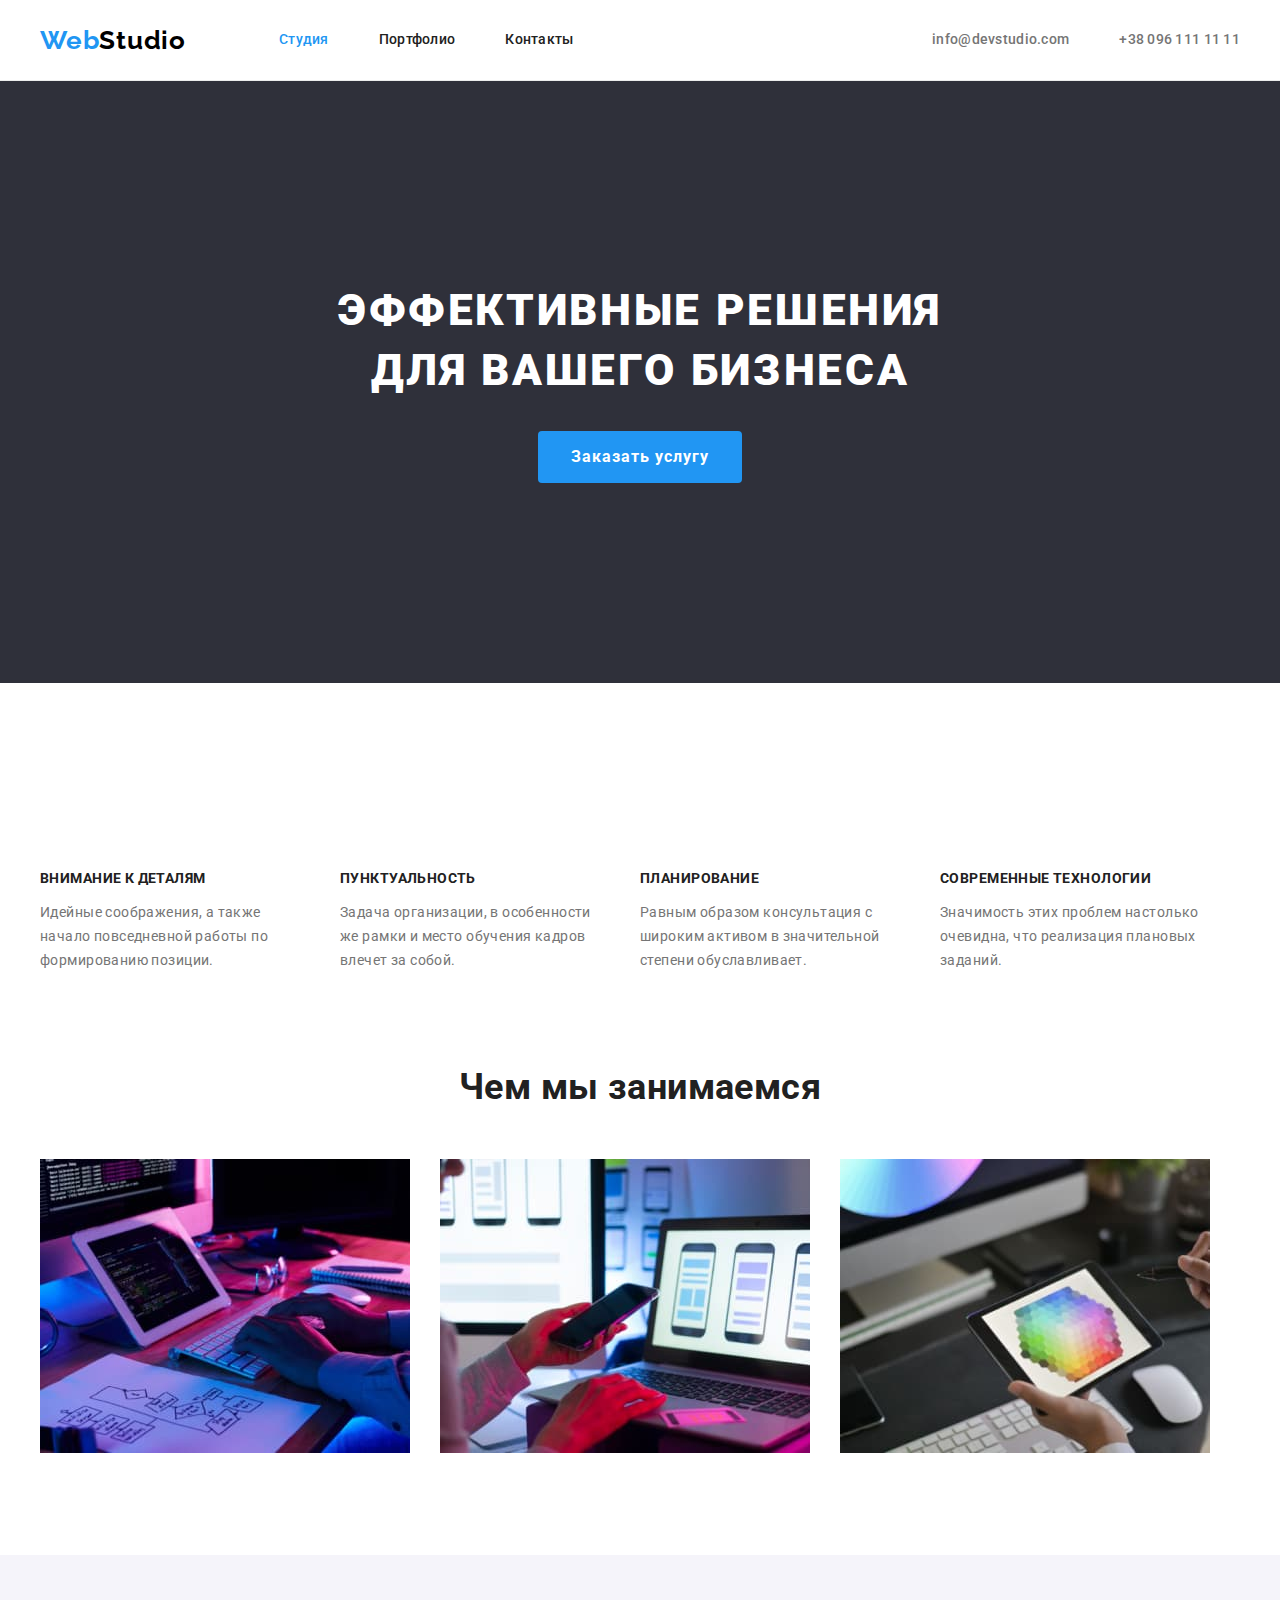
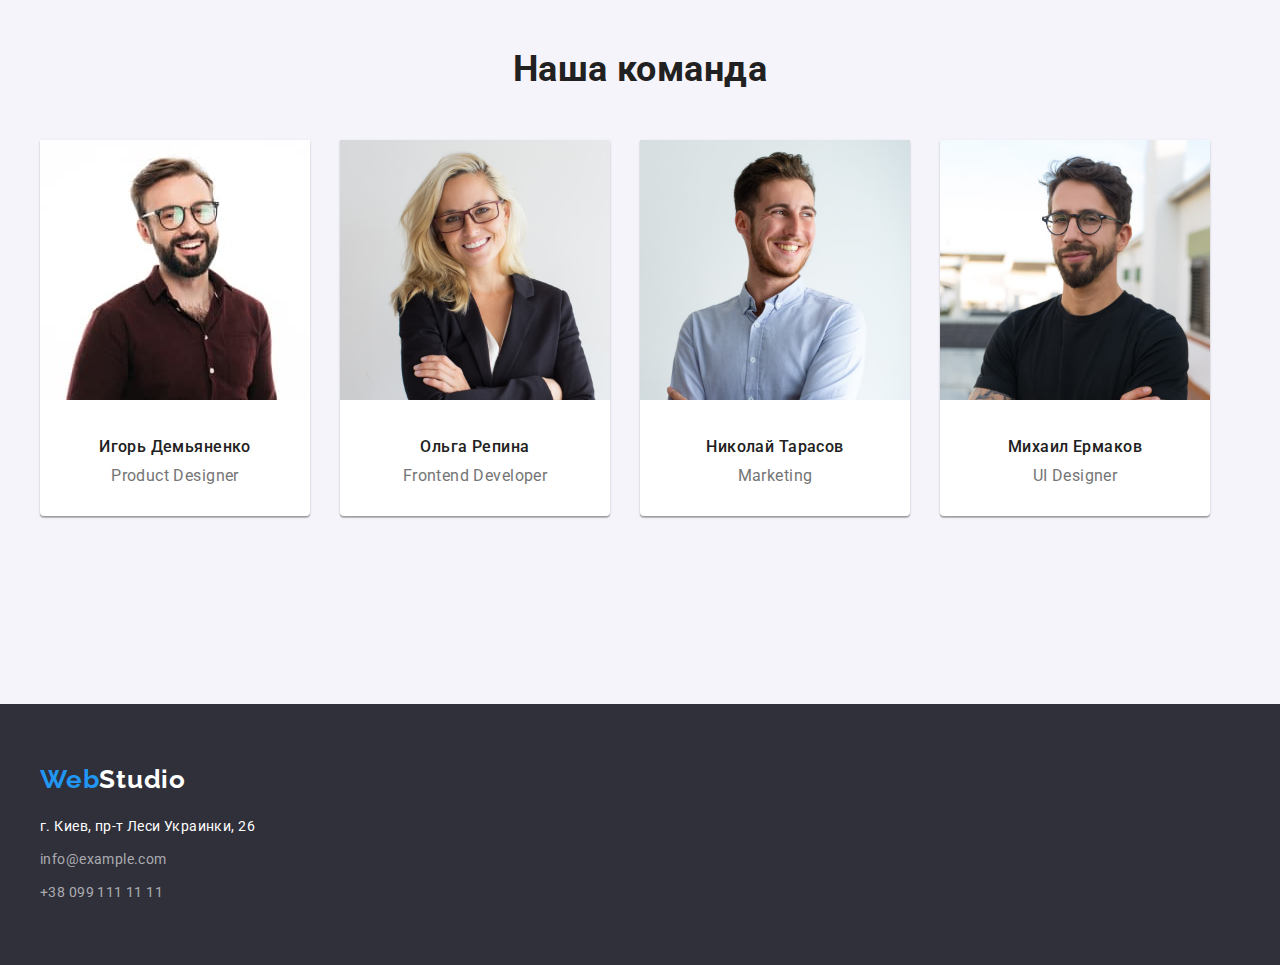
<file: index.html>
<!DOCTYPE html>
<html lang="ru">
<head>
    <meta charset="UTF-8">
    <meta http-equiv="X-UA-Compatible" content="IE=edge">
    <meta name="viewport" content="width=device-width, initial-scale=1.0">
    <link rel="preconnect" href="https://fonts.googleapis.com">
    <link rel="preconnect" href="https://fonts.gstatic.com" crossorigin>
    <link href="https://fonts.googleapis.com/css2?family=Raleway:wght@700&family=Roboto:wght@400;500;700;900&display=swap"
        rel="stylesheet">
    <title>Web Studio</title>
    <link rel="stylesheet" href="./css/styles.css"/>
</head>
<body>

    
<!-- Header -->
<header class="header">
    <div class="site-nav container">
        <a href="./index.html" class="logo">Web<span class="logo-studio">Studio</span></a>
        <nav class="header-nav">
            <ul class="header-list list">
                <li class="header-link"><a href="/" class="header-list-nav active">Студия</a></li>
                <li class="header-link"><a href="./portfolio.html" class="header-list-nav">Портфолио</a></li>
                <li class="header-link"><a href="" class="header-list-nav">Контакты</a></li>
            </ul>
        </nav>
            <ul class="auth-nav list">
                <li class="auth-link_item">
                    <a href="mailto:info@devstudio.com" class="mail-tel">info@devstudio.com</a>
                </li>
                <li class="auth-link_item">
                    <a href="tel:+380961111111" class="mail-tel">+38 096 111 11 11</a>
                </li>
            </ul>
    </div>
</header>

<main>


<!-- Hero -->

    <section class="hero">
                <h1 class="hero-title">Эффективные решения для вашего бизнеса</h1>
                <button type="button" class="hero-button">Заказать услугу</button>
    </section>  



<!-- Внимание к деталям -->
<section class="benefits section">
    <div class="container">
            <h2 class="our-company visually-hidden">Премущества компании</h2>
            <ul class="details-list list">
                <li class="details">
                    <h3 class="details-title">Внимание к деталям</h3>
                    <p class="details-text">Идейные соображения, а также начало повседневной работы по формированию позиции.</p>
                </li>
                <li class="details">
                    <h3 class="details-title">Пунктуальность</h3>
                    <p class="details-text">Задача организации, в особенности же рамки и место обучения кадров влечет за собой.</p>
                </li>
                <li class="details">
                    <h3 class="details-title">Планирование</h3>
                    <p class="details-text"> Равным образом консультация с широким активом в значительной степени обуславливает.</p>
                </li>
                <li class="details">
                    <h3 class="details-title">Современные технологии</h3>
                    <p class="details-text">Значимость этих проблем настолько очевидна, что реализация плановых заданий.</p>
                </li>
            </ul>
    </div>
</section>

<!-- блок "Чем мы занимаемся" -->
<section class="section">
    <div class="container">
    <h2 class="section-works">Чем мы занимаемся</h2>
    <ul class="works list">
        <li class="img-works"><img src="./images/web.jpg" alt="програмування" height="294" width="370" /></li>
        <li class="img-works"><img src="./images/app.jpg" alt="створення мобільних додатків" height="294" width="370"/></li>
        <li class="img-works"><img src="./images/design.jpg" alt="дизайн" height="294" width="370" /></li>
    </ul>
    </div>
</section>


<!-- блок "наша команда" -->
<section class="team section">
        <div class="container"> 
        <h2 class="section-team">Наша команда</h2>
        <ul class="allteam list">
            <li class="members" >
                <img src="./images/igor.jpg" alt="фото Игорь Демьяненко" height="260" width="270"/>
                     <div class="team-list">
                        <h3 class="team-title">Игорь Демьяненко</h3>
                        <p class="team-text">Product Designer</p>
                    </div>
                
            </li>
            <li class="members">
                <img src="./images/olga.jpg" alt="фото Ольга Репина" height="260" width="270"/>
                <div class="team-list">
                    <h3 class="team-title">Ольга Репина</h3>
                    <p class="team-text">Frontend Developer</p>
                </div>
            </li>
            <li class="members">
                <img src="./images/nikolay.jpg" alt="фото Николай Тарасов" height="260" width="270"/>
                <div class="team-list">
                    <h3 class="team-title">Николай Тарасов</h3>
                    <p class="team-text">Marketing</p>
                </div>
            </li>
            <li class="members">
                <img src="./images/mikhail.jpg" alt="фото Михаил Ермаков" height="260" width="270" />
                <div class="team-list">
                    <h3 class="team-title">Михаил Ермаков</h3>
                    <p class="team-text">UI Designer</p>
                </div>
            </li>
        </ul>
        </div>
</section>
</main>

<!-- підвал сторінки -->
<footer class="footer-block">
    <div class="container">
        <a href="./index.html" class="logo-web">Web<span class="logo-white">Studio</span></a>
        <address>
            <ul class="address-list list">
                <li class="address-list__item">
                    <a href="https://www.google.com.ua/maps/place/%D0%B1%D1%83%D0%BB.+%D0%9B%D0%B5%D1%81%D0%B8+%D0%A3%D0%BA%D1%80%D0%B0%D0%B8%D0%BD%D0%BA%D0%B8,+26,+%D0%9A%D0%B8%D0%B5%D0%B2,+02000/@50.4265807,30.5361971,17z/data=!3m1!4b1!4m5!3m4!1s0x40d4cf0e033ecbe9:0x57a4dffefec77da0!8m2!3d50.4265807!4d30.5383858?hl=ru"
                        target="_blank" rel="noopener noreferrer" class="address-list__link">г. Киев, пр-т Леси
                        Украинки, 26</a>
                </li>
                <li class="address-list__item">
                    <a lang="en" href="mailto:info@example.com" class="address-list__contacts">info@example.com</a>
                </li>
                <li class="address-list__item">
                    <a lang="en" href="tel:+380991111111" class="address-list__contacts">+38 099 111 11 11</a>
                </li>
            </ul>
        </address>
    </div>
</footer>
</body>
</html>
</file>
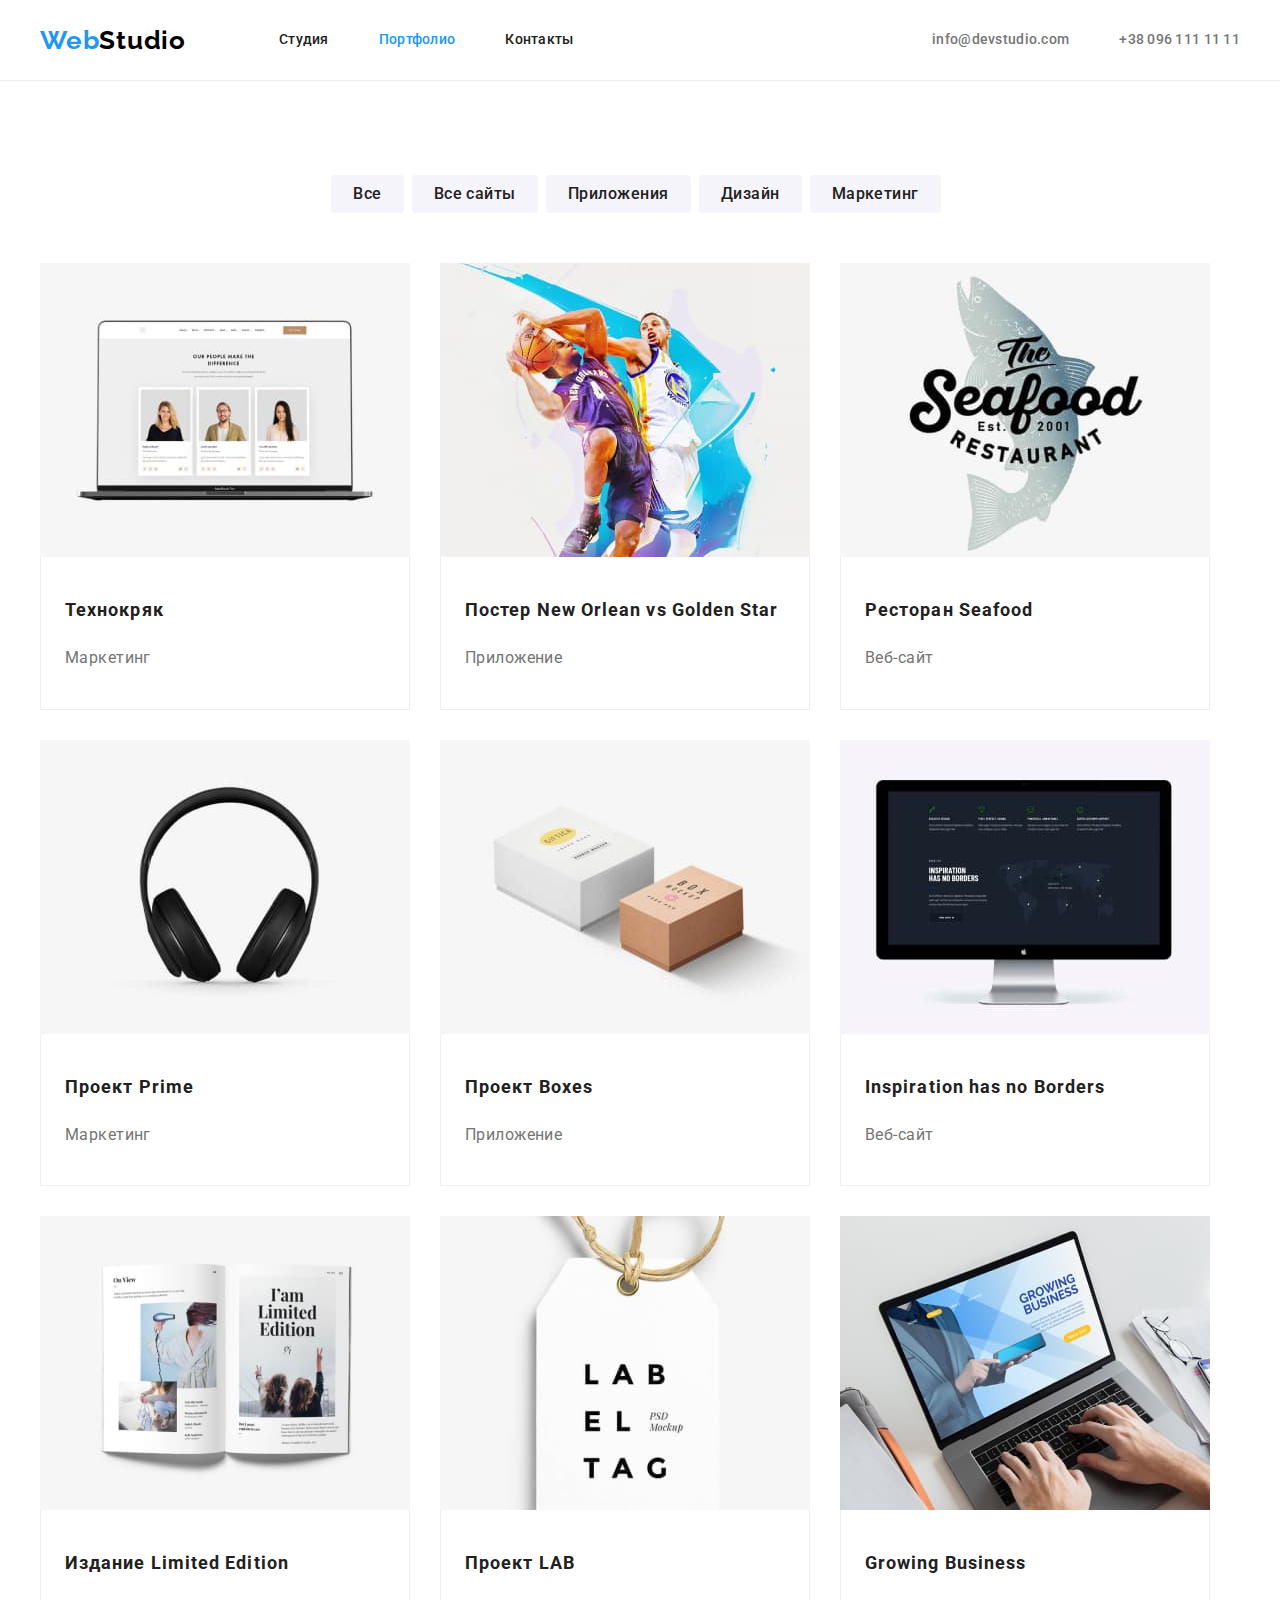
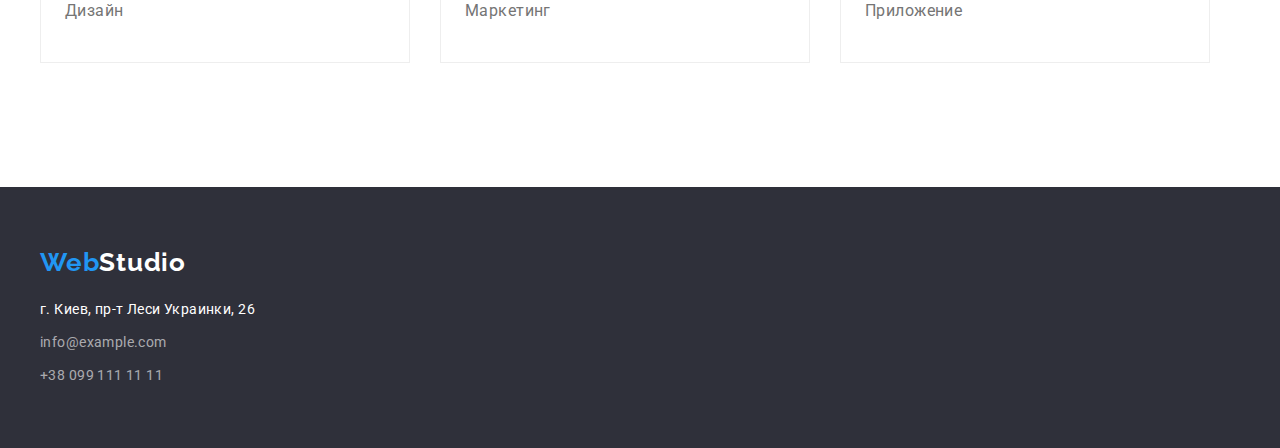
<file: portfolio.html>
<!DOCTYPE html>
<html lang="ru">

<head>
    <meta charset="UTF-8">
    <meta http-equiv="X-UA-Compatible" content="IE=edge">
    <meta name="viewport" content="width=device-width, initial-scale=1.0">
    <link rel="preconnect" href="https://fonts.googleapis.com">
    <link rel="preconnect" href="https://fonts.gstatic.com" crossorigin>
    <link
        href="https://fonts.googleapis.com/css2?family=Raleway:wght@700&family=Roboto:wght@400;500;700;900&display=swap"
        rel="stylesheet">
    <title>Portfolio</title>
    <link rel="stylesheet" href="./css/styles.css"/>
</head>

<body>

    <!-- шапка -->
    <header class="header">
        <div class="site-nav container">
            <a href="./index.html" class="logo">Web<span class="logo-studio">Studio</span></a>
                <nav class="header-nav">
                    <ul class="header-list list">
                        <li class="header-link"><a href="./index.html" class="header-list-nav">Студия</a></li>
                        <li class="header-link"><a href="/" class="header-list-nav active">Портфолио</a></li>
                        <li class="header-link"><a href="" class="header-list-nav">Контакты</a></li>
                    </ul>
                </nav>
                <ul class="auth-nav list">
                    <li class="auth-link_item">
                        <a href="mailto:info@devstudio.com" class="mail-tel">info@devstudio.com</a>
                    </li>
                    <li class="auth-link_item">
                        <a href="tel:+380961111111" class="mail-tel">+38 096 111 11 11</a>
                    </li>
                </ul>
        </div>
    </header>

    <main>
    <section class="main-box">
        <h1 class="visually-hidden">Портфолио</h1>
        <div class="container portfolio">
            <ul class="filters list">
                <li class="item">
                    <button type="button" class="item-button">Все</button>
                </li>
                <li class="item">
                    <button type="button" class="item-button">Все сайты</button>
                </li>
                <li class="item">
                    <button type="button" class="item-button">Приложения</button>
                </li>
                <li class="item">
                    <button type="button" class="item-button">Дизайн</button>
                </li>
                <li class="item">
                    <button type="button" class="item-button">Маркетинг</button>
                </li>
            </ul>
        <ul class="portfolio-works list">
            <li class="portfolio-list">
                    <img class="portfolio-img" src="./images/01technokryak.jpg" alt="веб-сайт Тенокряк" height="294" width="370" />
                    <div class="portfolio-links">
                        <h2>Технокряк</h2>
                        <p>Маркетинг</p>
                    </div>
            </li>
            <li class="portfolio-list">
                <img class="portfolio-img" src="./images/02poster_orlean.jpg" alt="Постер New Orlean" height="294" width="370" />
                <div class="portfolio-links">
                    <h2>Постер New Orlean vs Golden Star</h2>
                    <p>Приложение</p>
                </div>
            </li>
            <li class="portfolio-list">
                <img class="portfolio-img" src="./images/03seafood.jpg" alt="веб-сайт Ресторан Seafood" height="294" width="370" />
                <div class="portfolio-links">
                    <h2>Ресторан Seafood</h2>
                    <p>Веб-сайт</p>
                </div>
            </li>
            <li class="portfolio-list">
                <img class="portfolio-img" src="./images/04prime.jpg" alt="Маркетинг Проект Prime" height="294" width="370" />
                <div class="portfolio-links">
                    <h2>Проект Prime</h2>
                    <p>Маркетинг</p>
                </div>
            </li>
            <li class="portfolio-list">
                <img class="portfolio-img" src="./images/05boxes.jpg" alt="Приложение Проект Boxes" height="294" width="370" />
                <div class="portfolio-links">
                    <h2>Проект Boxes</h2>
                    <p>Приложение</p>
                </div>
            </li>
        <li class="portfolio-list">
                <img class="portfolio-img" src="./images/06Inspiration.jpg" alt="Веб-сайт Inspiration has no Borders" height="294" width="370" />
                <div class="portfolio-links">
                    <h2>Inspiration has no Borders</h2>
                    <p>Веб-сайт</p>
                </div>
            </li>
            <li class="portfolio-list">
                <img class="portfolio-img" src="./images/07limit.jpg" alt="Дизайн Издание Limited Edition" height="294" width="370" />
                <div class="portfolio-links">
                    <h2>Издание Limited Edition</h2>
                    <p>Дизайн</p>
                </div>
            </li>
            <li class="portfolio-list">
                <img class="portfolio-img" src="./images/08lab.jpg" alt="Проект LAB" height="294" width="370" />
                <div class="portfolio-links">
                    <h2>Проект LAB</h2>
                    <p>Маркетинг</p>
                </div>
            </li>
            <li class="portfolio-list">
                <img class="portfolio-img" src="./images/09growing.jpg" alt="Развитие бизнеса" height="294" width="370" />
                <div class="portfolio-links">
                    <h2>Growing Business</h2>
                    <p>Приложение</p>
                </div>
            </li>
        </ul>
        </div>
    </section>

    </main>

    <!-- підвал сторінки -->
    <footer class="footer-block">
            <div class="container">
                <a href="./index.html" class="logo-web">Web<span class="logo-white">Studio</span></a>
                <address>
                    <ul class="address-list list">
                        <li class="address-list__item">
                            <a href="https://www.google.com.ua/maps/place/%D0%B1%D1%83%D0%BB.+%D0%9B%D0%B5%D1%81%D0%B8+%D0%A3%D0%BA%D1%80%D0%B0%D0%B8%D0%BD%D0%BA%D0%B8,+26,+%D0%9A%D0%B8%D0%B5%D0%B2,+02000/@50.4265807,30.5361971,17z/data=!3m1!4b1!4m5!3m4!1s0x40d4cf0e033ecbe9:0x57a4dffefec77da0!8m2!3d50.4265807!4d30.5383858?hl=ru"
                                target="_blank" rel="noopener noreferrer" class="address-list__link">г. Киев, пр-т Леси
                                Украинки, 26</a>
                        </li>
                        <li class="address-list__item">
                            <a lang="en" href="mailto:info@example.com" class="address-list__contacts">info@example.com</a>
                        </li>
                        <li class="address-list__item">
                            <a lang="en" href="tel:+380991111111" class="address-list__contacts">+38 099 111 11 11</a>
                        </li>
                    </ul>
                </address>
            </div>
        </footer>
    </footer>
</body>

</html>
</file>
<file: css/styles.css>
:root {
        --primary-text-color: #212121;
        --main-text-color: #757575;
        --accent-color: #2196F3;
        --white-text-color: #ffffff;
        --logo-color: #000000;
        --white-background-color: #ffffff;
        --secondary-background-color: #f5f4fa;
        --footer-background-color: #2f303a;
        --secondary-link-color: rgba(255, 255, 255, 0.6);
        --border-color: #ececec;
        --secondary-border-color: #eeeeee;

}

body {
        background-color: var(--white-background-color);
        font-family: 'Roboto', sans-serif;
        font-size: 14px;
        line-height: 1.71;
        letter-spacing: 0.03em;
        color: var(--main-text-color);
        margin: 0;
        display: block;
        
}

ul {
        list-style: none;
        display: block;

}

li {
        display: list-item;
}

.list {
        padding: 0;
        margin: 0;
        list-style: none;
}


/* Колір основного заголовку - color: #FFFFFF; */
/* Колір заголовків color: #212121; */
/* Колір другорядного тексту color: #757575; */
/* Колір акцент color: #2196F3; */
/* Шрифт другорядний roboto */


/* Header */

.header {
        border-bottom: 1px solid var(--border-color);
}

.header-list a {
        cursor: pointer;
        
        
}

.site-nav {
        display: flex;
        align-items: center;
       
}

.container {
        margin-left: auto;
        margin-right: auto;
        width: 1200px;
        padding-left: 15px;
        padding-right: 15px;
}


.header-nav {
        font-weight: 500;
        font-style: normal;
        
}

.header-list {
                display: flex;
                margin-top: 0;
                margin-bottom: 0;
                margin-left: 93px;
                text-decoration: none;
}
        
.header-link  {
        margin-right: 50px;
}

.header-link:not(:last-child) {
        margin-right: 50px;
}

.header-list-nav {
        display: block;
        padding-top: 32px;
        padding-bottom: 32px;
        text-decoration: none;
        font-weight: 500;
        font-size: 14px;
        line-height: 1.14;
        letter-spacing: 0.02em;
        color: var(--primary-text-color);
}


.active {
        color: var(--accent-color);
}


.header-nav a:hover,
.header-nav a:focus
 {
        color: var(--accent-color);
        cursor: pointer;
}

/* Logo */
.logo {
        color: var(--accent-color);
        font-family: 'Raleway', sans-serif;
        font-style: normal;
        font-weight: 700;
        font-size: 26px;
        line-height: 1.19;
        letter-spacing: 0.03em;
        text-decoration: none;
}

.logo-studio {
        color: var(--logo-color);
}



/* Контакти */

.auth-nav {
        display: flex;
        margin-top: 0;
        margin-bottom: 0;
        margin-left: auto;
}

.auth-link_item:not(:last-child) {
        margin-right: 50px;
}

.mail-tel{
        text-decoration: none;
        color: var(--main-text-color);
        font-weight: 500;
        font-size: 14px;
        line-height: 1.14;
        letter-spacing: 0.02em;
}

.auth-nav a:hover,
.auth-nav a:focus {
        color: var(--accent-color);
}





/* Main */

/* Hero */

.hero {
                padding-top: 200px;
                padding-bottom: 200px;
                text-align: center;
                background-color: var(--footer-background-color);
}


.hero-title {
        margin-top: 0;
        margin-bottom: 30px;
        margin-left: auto;
        margin-right: auto;
        width: 696px;
        font-weight: 900;
        font-size: 44px;
        line-height: 1.36;
        text-align: center;
        letter-spacing: 0.06em;
        text-transform: uppercase;
        color: var(--white-text-color);
}

.hero-button {
        border: 1px solid transparent;
        border-radius: 4px;
        padding: 10px 32px;
        min-width: 200px;
        text-align: center;
        cursor: pointer;
        font-family: inherit;
        font-weight: 700;
        font-size: 16px;
        line-height: 1.88;
        letter-spacing: 0.06em;
        color: var(--white-text-color);
        background-color: var(--accent-color);
                
}




/* Внимание к деталям */

.section {
        padding-top: 94px;
        padding-bottom: 94px;
}

.benefits {
        padding-bottom: 0;
}


.our-company {
                margin-top: 0;
                margin-bottom: 50px;
                font-size: 36px;
                line-height: 1.16;
                text-align: center;
                color: var(--secondary-text-color);
}

.details-list {
        display: flex;
        margin-top: 0;
        margin-bottom: 0;
}

.details:not(:last-child) {
        margin-right: 30px;
}

.details {
        width: 270px;
}



.section .details-title {
        color: var(--primary-text-color);
} 

.details-title {
                margin-top: 94px;
                margin-bottom: 10px;
                font-weight: 700;
                font-size: 14px;
                line-height: 1.14;
                text-transform: uppercase;
}
.details-text {
                margin-bottom: 0;
                font-size: 14px;
                line-height: 1.71;
}


/* Чем мы занимаемся */

.block-works {
        box-sizing: border-box;
        width: 1200px;
        margin-left: auto;
        margin-right: auto;
        padding-left: 15px;
        padding-right: 15px;
        color: var(--primary-text-color);
        font-weight: 700;
        font-size: 36px;
        line-height: 1.16;
        text-align: center;
        letter-spacing: 0.03em;
}

.section-works {
                margin-top: 0;
                margin-bottom: 50px;
                font-weight: 700;
                font-size: 36px;
                line-height: 1.17;
                text-align: center;
                color: var(--primary-text-color);
}

.works {
        display: flex;
        flex-wrap: wrap;
}

.img-works:nth-last-child(-n+3) {
        margin-bottom: 0;
}

.img-works:nth-child(3n) {
        margin-right: 0;
}

.img-works {
        width: 370px;
        margin-right: 30px;
}



/* Наша команда */


.team {
        background-color: var(--secondary-background-color);
        
}


.section-team {
        text-align: center;
        margin-top: 0;
        margin-bottom: 50px;
        font-size: 36px;
        line-height: 1.16;
        color: var(--primary-text-color);
        
}

.allteam {
        display: flex;
        flex-wrap: wrap;
        padding-bottom: 94px;
}


.members:not(:last-child) {
        margin-right: 30px;
}

.members {
        background-color: var(--white-background-color);
        box-shadow: 0px 1px 3px rgb(0 0 0 / 12%), 0px 1px 1px rgb(0 0 0 / 14%), 0px 2px 1px rgb(0 0 0 / 20%);
        border-radius: 0px 0px 4px 4px;
}


.team-list {
        padding-top: 30px;
        padding-bottom: 30px;
}


.team-title {
        margin-top: 0;
        margin-bottom: 10px;
        font-weight: 500;
        font-size: 16px;
        line-height: 1.18;
        text-align: center;
        color: var(--primary-text-color);
}

.team-text {
        margin-top: 0;
        margin-bottom: 0;
        font-size: 16px;
        line-height: 1.18;
        text-align: center;
        color: var(--main-text-color);
}


/* footer style */




.footer-block {
        display: block;
        padding-top: 60px;
        padding-bottom: 60px;
        background-color: var(--footer-background-color);
       
}


.footer-block a { 
        text-decoration: none;
        list-style: none;
        cursor: pointer;

}

.footer-block a:hover,
.footer-block a:focus {
        color: var(--accent-color);
        cursor: pointer;
 }
 
.logo-web {
                text-decoration: none; 
                color: var(--accent-color);
                font-family: 'Raleway', sans-serif;
                font-style: normal;
                font-weight: 700;
                font-size: 26px;
                line-height: 1.19;
                letter-spacing: 0.03em;
                
}

.logo-white {
        display: inline-block;
        margin-bottom: 20px;
        font-family: 'Raleway', sans-serif;
        font-weight: 700;
        font-size: 26px;
        line-height: 1.19;
        color: var(--white-text-color);
      
}

address {
        display: block;
        font-style: italic;
}

.address-list__item:not(:last-child) {
        margin-bottom: 9px;
}

.address-list__link {
        font-style: normal;
        text-decoration: none;
        color: var(--white-text-color);
}

.address-list__contacts {
                font-style: normal;
                text-decoration: none;
                color: var(--secondary-link-color);
}



/* Portfolio. html */


.main-box {
        padding-top: 94px;
        padding-bottom: 94px;
        
        }



.visually-hidden {
        position: absolute;
        width: 1px;
        height: 1px;
        margin: -1px;
        border: 0;
        padding: 0;
        white-space: nowrap;
        clip-path: inset(100%);
        clip: rect(0 0 0 0);
        overflow: hidden;
}



.filters {
        display: flex;
        justify-content: center;
        margin-top: 0;
        margin-bottom: 50px;
}

.item:not(:last-child) {
        margin-right: 8px;
}

.item {
        margin-right: 8px;
}

.item-button {
                padding: 6px 22px;
                cursor: pointer;
                font-family: 'Roboto', sans-serif;
                font-weight: 500;
                font-size: 16px;
                line-height: 1.62;
                letter-spacing: 0.03em;
                color: var(--primary-text-color);
                background-color: var(--secondary-background-color);
                border-radius: 4px;
                border: 0;
}


button {
        text-transform: none;
        margin: 0;
}


.item-button:hover, 
.item-button:focus
 {
        color: white;
        background-color: var(--accent-color );
        box-shadow: 0px 3px 1px rgba(0, 0, 0, 0.1), 0px 1px 2px rgba(0, 0, 0, 0.08), 0px 2px 2px rgba(0, 0, 0, 0.12);

}



/* Works */

.portfolio-list h2 {
        color: var(--primary-text-color);
        font-family: 'Roboto', sans-serif;
        font-weight: 700;
        font-size: 18px;
        line-height: 2;
        letter-spacing: 0.06em;
}

.portfolio-list p {
        color: var(--main-text-color);
        font-family: 'Roboto', sans-serif;
        font-size: 16px;
        line-height: 1.8;
}


.portfolio-works {
                display: flex;
                flex-wrap: wrap;
                justify-content: center;
}

.portfolio-list {
        margin-right: 30px;
        margin-bottom: 30px;
}

.portfolio-img {
        display: block;
}


.portfolio-card {
                display: inline-block;
                text-decoration: none;

}
.portfolio-links {
                padding: 20px 24px 20px 24px;
                border: 1px solid #EEEEEE;
                border-top: none;
        }

.portfolio-links li{
        display: list-item;
}
</file>
